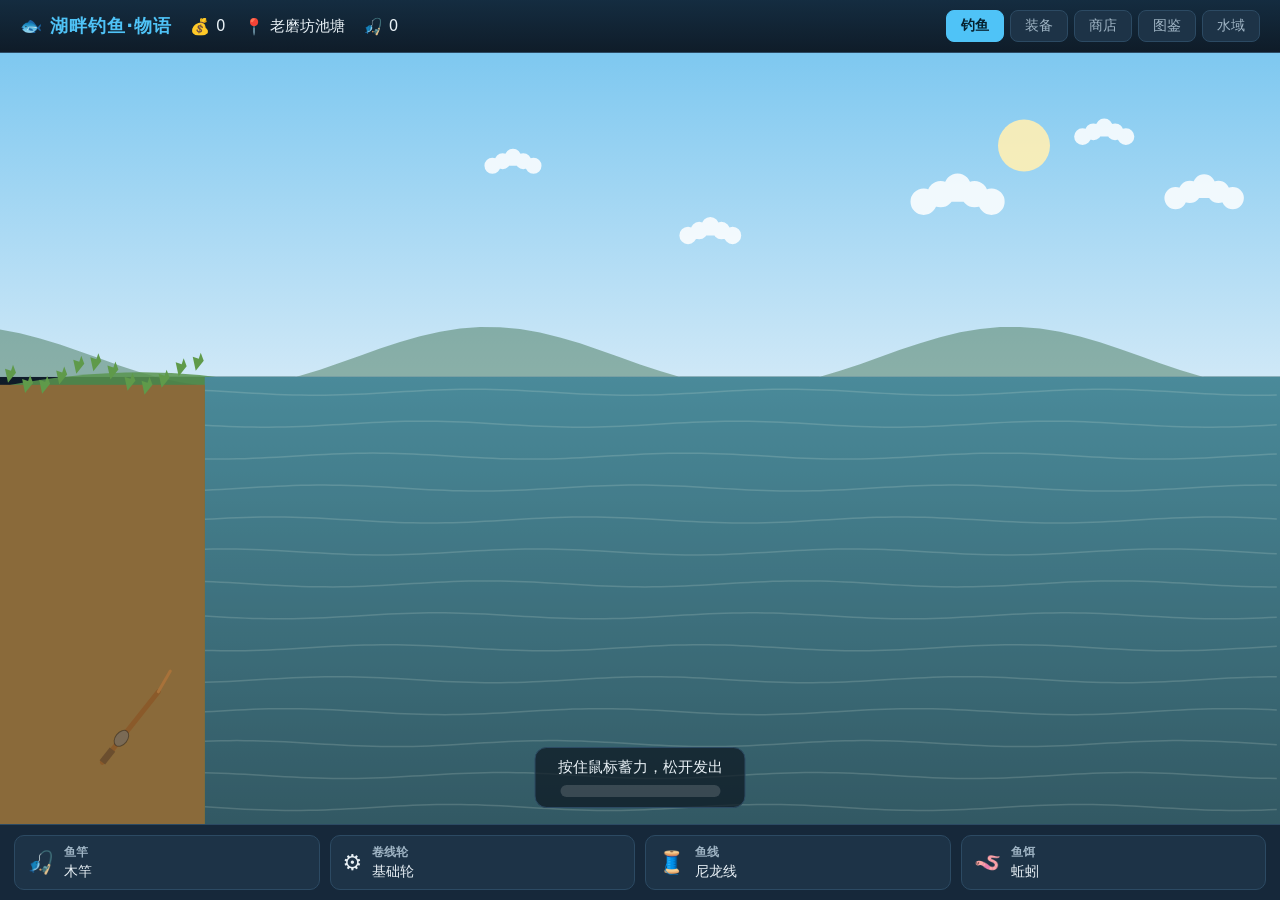
<file: simlife/diaoyu/index.html>
<!DOCTYPE html>
<html lang="zh-CN">
<head>
  <meta charset="UTF-8">
  <meta name="viewport" content="width=device-width, initial-scale=1.0">
  <title>湖畔钓鱼物语 · 钓鱼4网页版</title>
  <link rel="stylesheet" href="css/style.css">
</head>
<body>
  <div id="app">
    <!-- 顶部状态栏 -->
    <header id="topbar">
      <div class="brand">🐟 湖畔钓鱼·物语</div>
      <div class="stat">
        <span class="icon">💰</span>
        <span id="gold">0</span>
      </div>
      <div class="stat">
        <span class="icon">📍</span>
        <span id="location-name">老磨坊池塘</span>
      </div>
      <div class="stat">
        <span class="icon">🎣</span>
        <span id="fish-count">0</span>
      </div>
      <nav class="tabs">
        <button class="tab active" data-panel="game">钓鱼</button>
        <button class="tab" data-panel="bag">装备</button>
        <button class="tab" data-panel="shop">商店</button>
        <button class="tab" data-panel="collection">图鉴</button>
        <button class="tab" data-panel="map">水域</button>
      </nav>
    </header>

    <main id="content">
      <!-- 钓鱼主界面 -->
      <section id="panel-game" class="panel active">
        <div class="game-area">
          <canvas id="game"></canvas>
          <div id="bite-toast" class="toast hidden"></div>
          <div id="result-toast" class="toast hidden"></div>

          <!-- 操作提示 -->
          <div id="hint" class="hint">
            <span id="hint-text">按住鼠标蓄力，松开抛竿</span>
            <div id="powerbar-wrap"><div id="powerbar"></div></div>
          </div>

          <!-- 遛鱼张力条 -->
          <div id="tension-wrap" class="hidden">
            <div class="tension-label">张力</div>
            <div id="tension-bar"><div id="tension-fill"></div></div>
          </div>
        </div>

        <!-- 已装备栏 -->
        <div id="equip-bar">
          <div class="equip-slot" data-slot="rod"><span class="es-icon">🎣</span><div class="es-info"><b>鱼竿</b><span id="eq-rod">木竿</span></div></div>
          <div class="equip-slot" data-slot="reel"><span class="es-icon">⚙️</span><div class="es-info"><b>卷线轮</b><span id="eq-reel">基础轮</span></div></div>
          <div class="equip-slot" data-slot="line"><span class="es-icon">🧵</span><div class="es-info"><b>鱼线</b><span id="eq-line">尼龙线</span></div></div>
          <div class="equip-slot" data-slot="bait"><span class="es-icon">🪱</span><div class="es-info"><b>鱼饵</b><span id="eq-bait">蚯蚓</span></div></div>
        </div>
      </section>

      <!-- 装备背包 -->
      <section id="panel-bag" class="panel">
        <h2>🎒 装备背包</h2>
        <div id="bag-list" class="item-grid"></div>
      </section>

      <!-- 商店 -->
      <section id="panel-shop" class="panel">
        <h2>🏪 渔具商店</h2>
        <div class="shop-tabs">
          <button class="stab active" data-type="rod">鱼竿</button>
          <button class="stab" data-type="reel">卷线轮</button>
          <button class="stab" data-type="line">鱼线</button>
          <button class="stab" data-type="bait">鱼饵</button>
        </div>
        <div id="shop-list" class="item-grid"></div>
      </section>

      <!-- 图鉴 -->
      <section id="panel-collection" class="panel">
        <h2>📖 鱼种图鉴 <span id="collection-progress"></span></h2>
        <div id="collection-list"></div>
      </section>

      <!-- 水域地图 -->
      <section id="panel-map" class="panel">
        <h2>🗺️ 选择水域</h2>
        <div id="map-list" class="map-grid"></div>
      </section>
    </main>
  </div>

  <script src="js/data.js"></script>
  <script src="js/engine.js"></script>
  <script src="js/render.js"></script>
  <script src="js/ui.js"></script>
  <script src="js/main.js"></script>
</body>
</html>
</file>
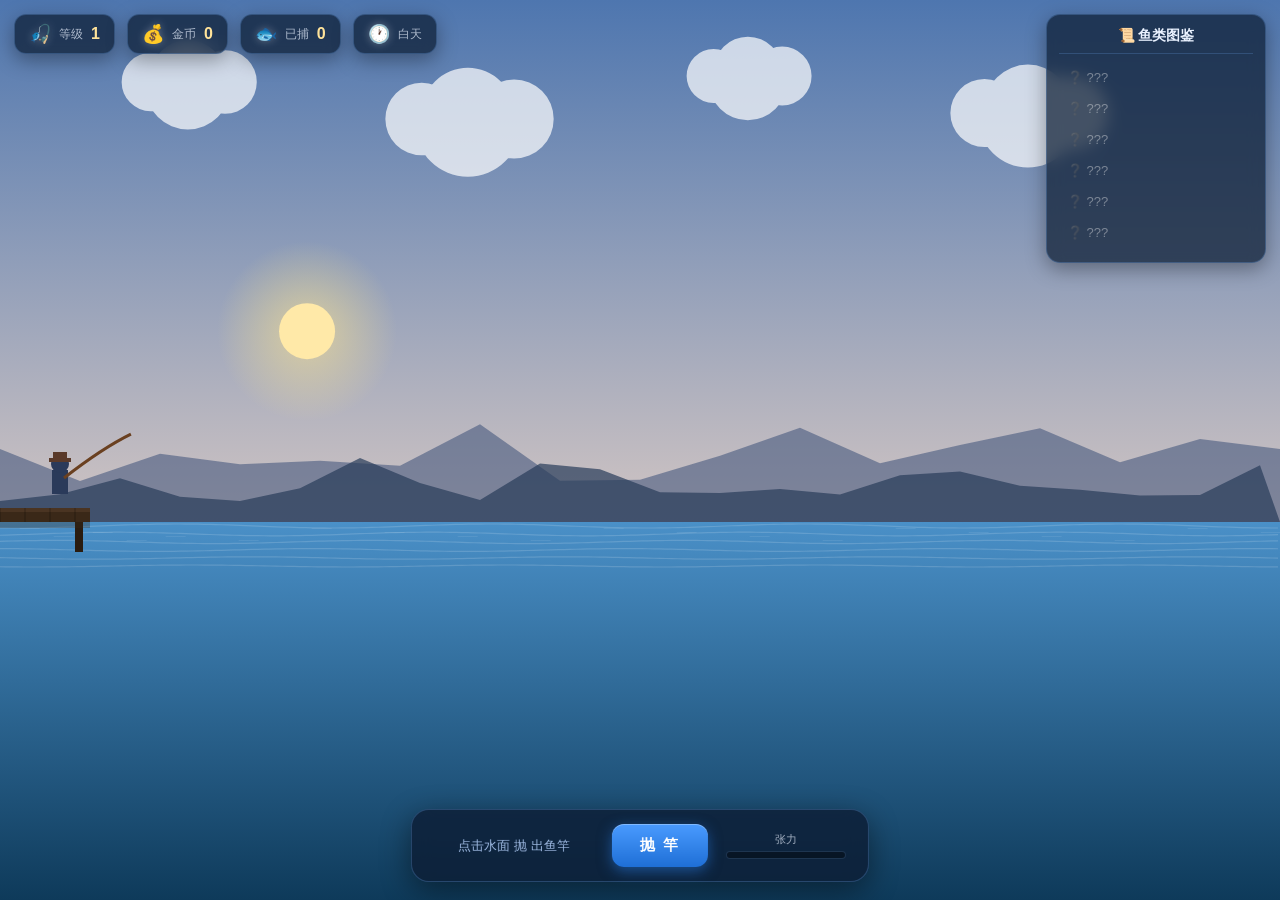
<file: simlife/diaoyu/glm-diaoyu/index.html>
<!DOCTYPE html>
<html lang="zh-CN">
<head>
<meta charset="UTF-8">
<meta name="viewport" content="width=device-width, initial-scale=1.0">
<title>俄罗斯钓鱼 · 网页版</title>
<link rel="stylesheet" href="style.css">
</head>
<body>
<div id="game-wrap">
  <canvas id="scene"></canvas>

  <!-- 顶部状态栏 -->
  <div id="topbar">
    <div class="stat">
      <span class="ic">🎣</span>
      <span class="lbl">等级</span>
      <span class="val" id="lvl">1</span>
    </div>
    <div class="stat">
      <span class="ic">💰</span>
      <span class="lbl">金币</span>
      <span class="val" id="coin">0</span>
    </div>
    <div class="stat">
      <span class="ic">🐟</span>
      <span class="lbl">已捕</span>
      <span class="val" id="caught">0</span>
    </div>
    <div class="stat time-stat">
      <span class="ic">🕐</span>
      <span class="lbl" id="tod-label">白天</span>
    </div>
  </div>

  <!-- 右侧鱼类图鉴 -->
  <div id="dex">
    <div class="dex-title">📜 鱼类图鉴</div>
    <div id="dex-list"></div>
  </div>

  <!-- 底部操作栏 -->
  <div id="bottombar">
    <div id="hint" class="hint">点击水面 抛 出鱼竿</div>
    <button id="action-btn" class="action-btn">抛 竿</button>
    <div class="power-wrap">
      <div class="power-label">张力</div>
      <div class="power-bar"><div id="power-fill" class="power-fill"></div></div>
    </div>
  </div>

  <!-- 弹出提示 -->
  <div id="toast"></div>

  <!-- 战斗面板（咬钩时显示） -->
  <div id="fight-panel" class="hidden">
    <div class="fight-title">🐟 上钩了！保持张力在绿区</div>
    <div class="tension-bar">
      <div class="green-zone"></div>
      <div id="tension-ind" class="tension-ind"></div>
    </div>
    <div class="fight-btns">
      <button id="pull-btn">👆 收线</button>
      <button id="release-btn">✋ 放线</button>
    </div>
    <div class="fight-info">
      <span id="fish-name">未知</span> ·
      耐力 <span id="fish-stam">100</span>%
    </div>
  </div>
</div>

<script src="game.js"></script>
</body>
</html>
</file>
<file: simlife/diaoyu/css/style.css>
* { box-sizing: border-box; margin: 0; padding: 0; }

:root {
  --bg: #0e1a26;
  --panel: #16283a;
  --panel2: #1d3347;
  --line: #2c4a63;
  --accent: #4fc3f7;
  --gold: #ffd54f;
  --text: #e8f0f5;
  --muted: #9fb4c4;
  --good: #3aa05a;
  --warn: #e0a030;
  --bad: #e74444;
}

html, body { height: 100%; }
body {
  font-family: 'Segoe UI', 'Microsoft YaHei', system-ui, sans-serif;
  background: radial-gradient(1200px 600px at 50% -10%, #1c3a52, var(--bg));
  color: var(--text);
  overflow: hidden;
}

#app { display: flex; flex-direction: column; height: 100vh; }

/* ---------- 顶部栏 ---------- */
#topbar {
  display: flex; align-items: center; gap: 18px;
  padding: 10px 20px;
  background: linear-gradient(180deg, rgba(20,44,64,0.95), rgba(14,26,38,0.9));
  border-bottom: 1px solid var(--line);
  flex-wrap: wrap;
}
.brand { font-size: 18px; font-weight: 700; color: var(--accent); letter-spacing: 1px; }
.stat { display: flex; align-items: center; gap: 6px; font-size: 15px; color: var(--text); }
.stat .icon { font-size: 16px; }
.tabs { margin-left: auto; display: flex; gap: 6px; }
.tab {
  border: 1px solid var(--line); background: var(--panel2);
  color: var(--muted); padding: 6px 14px; border-radius: 8px;
  cursor: pointer; font-size: 14px; transition: all .15s;
}
.tab:hover { color: var(--text); }
.tab.active { background: var(--accent); color: #06212f; border-color: var(--accent); font-weight: 700; }

/* ---------- 主内容 ---------- */
#content { flex: 1; overflow: hidden; position: relative; }
.panel { display: none; height: 100%; }
.panel.active { display: flex; flex-direction: column; }

/* 钓鱼界面 */
#panel-game { padding: 0; }
.game-area { position: relative; flex: 1; min-height: 0; }
#game { width: 100%; height: 100%; display: block; cursor: crosshair; }

.toast {
  position: absolute; left: 50%; top: 18%;
  transform: translateX(-50%);
  background: rgba(10,20,30,0.85); border: 1px solid var(--line);
  padding: 10px 22px; border-radius: 30px;
  font-size: 17px; font-weight: 700; color: #fff;
  pointer-events: none; opacity: 0; transition: opacity .25s;
  z-index: 5; text-align: center; max-width: 90%;
}
.toast.show { opacity: 1; }
.toast.bite { border-color: var(--warn); color: var(--warn); }
.toast.fight { border-color: var(--gold); color: var(--gold); }
.toast.miss { border-color: var(--bad); color: var(--bad); }
.toast.break { border-color: var(--bad); color: var(--bad); }
.toast.landed { border-color: var(--good); color: #7be08a; }

.hint {
  position: absolute; left: 50%; bottom: 16px; transform: translateX(-50%);
  display: flex; flex-direction: column; align-items: center; gap: 8px;
  background: rgba(10,20,30,0.7); padding: 10px 22px; border-radius: 12px;
  border: 1px solid var(--line); z-index: 4; min-width: 200px;
}
.hint span { font-size: 15px; color: var(--text); }
#powerbar-wrap {
  width: 160px; height: 12px; background: rgba(255,255,255,0.15);
  border-radius: 6px; overflow: hidden;
}
#powerbar {
  height: 100%; width: 0%;
  background: linear-gradient(90deg, #3aa05a, #e0a030, #e74444);
  transition: width .03s linear;
}

#tension-wrap {
  position: absolute; left: 50%; bottom: 70px; transform: translateX(-50%);
  width: 260px; z-index: 4; background: rgba(10,20,30,0.75);
  padding: 8px 14px; border-radius: 10px; border: 1px solid var(--line);
}
.tension-label { font-size: 13px; color: var(--muted); margin-bottom: 4px; }
#tension-bar { height: 14px; background: rgba(255,255,255,0.12); border-radius: 7px; overflow: hidden; }
#tension-fill { height: 100%; width: 0%; background: var(--good); transition: width .05s linear, background .2s; }
.hidden { display: none !important; }

/* 已装备栏 */
#equip-bar {
  display: flex; gap: 10px; padding: 10px 14px;
  background: var(--panel); border-top: 1px solid var(--line); flex-wrap: wrap;
}
.equip-slot {
  flex: 1; min-width: 150px; display: flex; align-items: center; gap: 10px;
  background: var(--panel2); border: 1px solid var(--line);
  padding: 8px 12px; border-radius: 10px;
}
.es-icon { font-size: 22px; }
.es-info b { display: block; font-size: 12px; color: var(--muted); font-weight: 600; }
.es-info span { font-size: 14px; color: var(--text); }

/* ---------- 通用面板 ---------- */
.panel > h2 { padding: 18px 20px 12px; font-size: 20px; color: var(--accent); }
.item-grid, .map-grid {
  display: grid; gap: 14px; padding: 0 20px 30px;
  grid-template-columns: repeat(auto-fill, minmax(220px, 1fr));
  overflow-y: auto; flex: 1;
}
.item-card {
  background: var(--panel2); border: 1px solid var(--line);
  border-radius: 12px; padding: 14px; display: flex; flex-direction: column; gap: 8px;
}
.item-card.owned { opacity: 0.85; }
.item-card.equipped { border-color: var(--accent); box-shadow: 0 0 0 1px var(--accent) inset; }
.ic-icon { font-size: 32px; text-align: center; margin-bottom: 4px; }
.ic-name { font-size: 16px; font-weight: 700; }
.item-card.equipped .ic-name { color: var(--accent); }
.ic-stats { display: flex; flex-wrap: wrap; gap: 6px; }
.ic-stats span {
  background: rgba(79,195,247,0.12); color: var(--accent);
  padding: 2px 8px; border-radius: 6px; font-size: 12px;
}
.ic-desc { font-size: 13px; color: var(--muted); flex: 1; }
.ic-price { font-size: 14px; color: var(--gold); font-weight: 700; }
.buy-btn {
  border: none; border-radius: 8px; padding: 8px;
  background: var(--accent); color: #06212f; font-weight: 700; cursor: pointer; font-size: 14px;
}
.buy-btn:disabled { background: var(--panel); color: var(--muted); cursor: default; }
.item-card.owned .buy-btn { background: var(--panel); color: var(--muted); }
.item-card.owned .buy-btn:not(:disabled) { background: var(--panel2); color: var(--accent); border: 1px solid var(--accent); }
.empty { color: var(--muted); grid-column: 1/-1; text-align: center; padding: 40px; }

/* 商店分类 */
.shop-tabs { display: flex; gap: 8px; padding: 0 20px 14px; }
.stab {
  border: 1px solid var(--line); background: var(--panel2); color: var(--muted);
  padding: 6px 16px; border-radius: 8px; cursor: pointer;
}
.stab.active { background: var(--accent); color: #06212f; border-color: var(--accent); font-weight: 700; }

/* 图鉴 */
#collection-list { display: grid; gap: 12px; padding: 0 20px 30px; grid-template-columns: repeat(auto-fill, minmax(260px, 1fr)); overflow-y: auto; flex: 1; }
.collection-item {
  display: flex; gap: 12px; align-items: center;
  background: var(--panel2); border: 1px solid var(--line); border-radius: 12px; padding: 12px;
}
.collection-item.caught { border-color: rgba(255,213,79,0.5); }
.ci-icon {
  width: 46px; height: 46px; border-radius: 10px; display: flex; align-items: center; justify-content: center;
  font-size: 24px; flex-shrink: 0;
}
.collection-item:not(.caught) .ci-icon { background: var(--panel); }
.ci-info b { display: block; font-size: 15px; }
.ci-info span { font-size: 12px; color: var(--gold); }
.ci-desc { font-size: 12px; color: var(--muted); margin-top: 2px; }

/* 地图 */
.map-grid { grid-template-columns: repeat(auto-fill, minmax(240px, 1fr)); }
.map-card {
  background: var(--panel2); border: 1px solid var(--line); border-radius: 12px; padding: 16px;
  display: flex; flex-direction: column; gap: 6px;
}
.map-card.current { border-color: var(--accent); box-shadow: 0 0 0 1px var(--accent) inset; }
.map-card.locked { opacity: 0.6; }
.mc-name { font-size: 17px; font-weight: 700; }
.mc-diff { font-size: 13px; color: var(--accent); }
.mc-desc { font-size: 13px; color: var(--muted); flex: 1; }
.mc-need { font-size: 13px; color: var(--bad); }
.mc-here { font-size: 13px; color: var(--gold); font-weight: 700; }

@media (max-width: 720px) {
  .tabs { width: 100%; margin-left: 0; justify-content: space-between; }
  .equip-slot { min-width: 46%; }
}
</file>
<file: simlife/diaoyu/glm-diaoyu/style.css>
* { margin: 0; padding: 0; box-sizing: border-box; user-select: none; }

html, body {
  width: 100%; height: 100%;
  overflow: hidden;
  font-family: "Segoe UI", "Microsoft YaHei", sans-serif;
  background: #0a1424;
  color: #eaf2ff;
}

#game-wrap {
  position: relative;
  width: 100vw; height: 100vh;
  overflow: hidden;
}

#scene {
  position: absolute;
  inset: 0;
  display: block;
  cursor: crosshair;
}

/* ===== 顶部状态栏 ===== */
#topbar {
  position: absolute;
  top: 14px; left: 14px;
  display: flex;
  gap: 12px;
  z-index: 10;
  pointer-events: none;
}

.stat {
  background: rgba(12, 28, 50, 0.72);
  backdrop-filter: blur(8px);
  border: 1px solid rgba(120, 180, 255, 0.25);
  border-radius: 12px;
  padding: 8px 14px;
  display: flex;
  align-items: center;
  gap: 8px;
  box-shadow: 0 6px 20px rgba(0, 0, 0, 0.35);
  min-width: 90px;
}
.stat .ic { font-size: 18px; filter: drop-shadow(0 0 4px rgba(255,255,255,.3)); }
.stat .lbl { font-size: 12px; opacity: 0.7; }
.stat .val { font-size: 16px; font-weight: 700; color: #ffe39a; }
.time-stat { min-width: auto; }

/* ===== 右侧图鉴 ===== */
#dex {
  position: absolute;
  top: 14px; right: 14px;
  width: 220px;
  max-height: calc(100vh - 180px);
  background: rgba(12, 28, 50, 0.72);
  backdrop-filter: blur(8px);
  border: 1px solid rgba(120, 180, 255, 0.25);
  border-radius: 14px;
  padding: 12px;
  z-index: 10;
  overflow-y: auto;
  box-shadow: 0 6px 20px rgba(0, 0, 0, 0.35);
}
.dex-title {
  font-size: 14px; font-weight: 700;
  margin-bottom: 10px;
  padding-bottom: 8px;
  border-bottom: 1px solid rgba(120,180,255,0.2);
  text-align: center;
}
.dex-item {
  display: flex;
  justify-content: space-between;
  align-items: center;
  padding: 6px 8px;
  border-radius: 8px;
  margin-bottom: 4px;
  font-size: 13px;
  transition: background 0.2s;
}
.dex-item.locked { opacity: 0.4; filter: grayscale(1); }
.dex-item.unlocked { background: rgba(80, 160, 220, 0.12); }
.dex-item .count { font-size: 11px; color: #ffe39a; font-weight: 700; }

#dex::-webkit-scrollbar { width: 6px; }
#dex::-webkit-scrollbar-thumb { background: rgba(120,180,255,0.3); border-radius: 3px; }

/* ===== 底部操作栏 ===== */
#bottombar {
  position: absolute;
  bottom: 18px; left: 50%;
  transform: translateX(-50%);
  display: flex;
  align-items: center;
  gap: 18px;
  z-index: 10;
  background: rgba(12, 28, 50, 0.78);
  backdrop-filter: blur(10px);
  border: 1px solid rgba(120, 180, 255, 0.25);
  border-radius: 18px;
  padding: 14px 22px;
  box-shadow: 0 8px 30px rgba(0, 0, 0, 0.45);
}

.hint {
  font-size: 13px;
  opacity: 0.85;
  min-width: 160px;
  text-align: center;
  color: #b8d4ff;
}

.action-btn {
  background: linear-gradient(180deg, #4a9bff, #1f6fd6);
  border: none;
  color: white;
  font-size: 15px;
  font-weight: 700;
  padding: 12px 28px;
  border-radius: 12px;
  cursor: pointer;
  letter-spacing: 2px;
  box-shadow: 0 4px 14px rgba(40, 120, 220, 0.55), inset 0 1px 0 rgba(255,255,255,0.3);
  transition: transform 0.12s, box-shadow 0.12s;
}
.action-btn:hover { transform: translateY(-2px); box-shadow: 0 8px 22px rgba(40, 120, 220, 0.7); }
.action-btn:active { transform: translateY(1px); }
.action-btn:disabled { opacity: 0.4; cursor: not-allowed; transform: none; }

.power-wrap { display: flex; flex-direction: column; align-items: center; gap: 4px; }
.power-label { font-size: 11px; opacity: 0.7; }
.power-bar {
  width: 120px; height: 8px;
  background: rgba(0,0,0,0.4);
  border-radius: 4px;
  overflow: hidden;
  border: 1px solid rgba(120,180,255,0.2);
}
.power-fill {
  height: 100%;
  width: 0%;
  background: linear-gradient(90deg, #2ecc71, #f1c40f, #e74c3c);
  transition: width 0.1s linear;
}

/* ===== 战斗面板 ===== */
#fight-panel {
  position: absolute;
  bottom: 100px; left: 50%;
  transform: translateX(-50%);
  width: 360px;
  background: rgba(20, 12, 30, 0.92);
  backdrop-filter: blur(10px);
  border: 2px solid rgba(255, 200, 100, 0.5);
  border-radius: 16px;
  padding: 16px;
  z-index: 20;
  box-shadow: 0 0 40px rgba(255, 180, 60, 0.35);
  animation: popIn 0.3s ease-out;
}
#fight-panel.hidden { display: none; }

.fight-title {
  text-align: center;
  font-size: 14px;
  font-weight: 700;
  color: #ffd966;
  margin-bottom: 12px;
  animation: blink 0.8s infinite alternate;
}
@keyframes blink { from { opacity: 0.6; } to { opacity: 1; } }
@keyframes popIn { from { transform: translateX(-50%) scale(0.7); opacity: 0; } to { transform: translateX(-50%) scale(1); opacity: 1; } }

.tension-bar {
  position: relative;
  height: 22px;
  background: linear-gradient(90deg, #5a2a2a, #2a5a3a, #2a5a3a, #5a2a2a);
  border-radius: 6px;
  margin-bottom: 14px;
  overflow: hidden;
  border: 1px solid rgba(255,255,255,0.2);
}
.green-zone {
  position: absolute;
  left: 35%; width: 30%;
  top: 0; bottom: 0;
  background: rgba(80, 220, 120, 0.45);
  border-left: 2px solid #5eff8a;
  border-right: 2px solid #5eff8a;
}
.tension-ind {
  position: absolute;
  top: -2px; bottom: -2px;
  width: 4px;
  left: 50%;
  background: #fff;
  box-shadow: 0 0 8px #fff;
  border-radius: 2px;
  transition: left 0.05s linear;
}

.fight-btns { display: flex; gap: 10px; justify-content: center; margin-bottom: 8px; }
.fight-btns button {
  flex: 1;
  padding: 10px;
  border: none;
  border-radius: 10px;
  cursor: pointer;
  font-weight: 700;
  color: white;
  transition: transform 0.1s;
}
#pull-btn { background: linear-gradient(180deg, #e74c3c, #c0392b); }
#release-btn { background: linear-gradient(180deg, #3498db, #2980b9); }
.fight-btns button:hover { transform: translateY(-2px); }
.fight-btns button:active { transform: translateY(1px); }

.fight-info { text-align: center; font-size: 13px; opacity: 0.9; }
.fight-info #fish-name { color: #ffd966; font-weight: 700; }

/* ===== Toast ===== */
#toast {
  position: absolute;
  top: 80px; left: 50%;
  transform: translateX(-50%) translateY(-20px);
  background: rgba(20, 40, 70, 0.95);
  border: 1px solid rgba(120,180,255,0.4);
  color: #ffe39a;
  padding: 12px 24px;
  border-radius: 12px;
  font-weight: 700;
  font-size: 15px;
  opacity: 0;
  pointer-events: none;
  transition: all 0.4s ease;
  z-index: 30;
  box-shadow: 0 8px 30px rgba(0,0,0,0.4);
}
#toast.show {
  opacity: 1;
  transform: translateX(-50%) translateY(0);
}

@media (max-width: 720px) {
  #dex { width: 160px; }
  .stat { min-width: 70px; padding: 6px 10px; }
  .stat .val { font-size: 14px; }
  #bottombar { gap: 10px; padding: 10px 14px; }
  .hint { min-width: 90px; font-size: 11px; }
  .action-btn { padding: 10px 16px; font-size: 13px; }
  #fight-panel { width: 90vw; }
}
</file>
